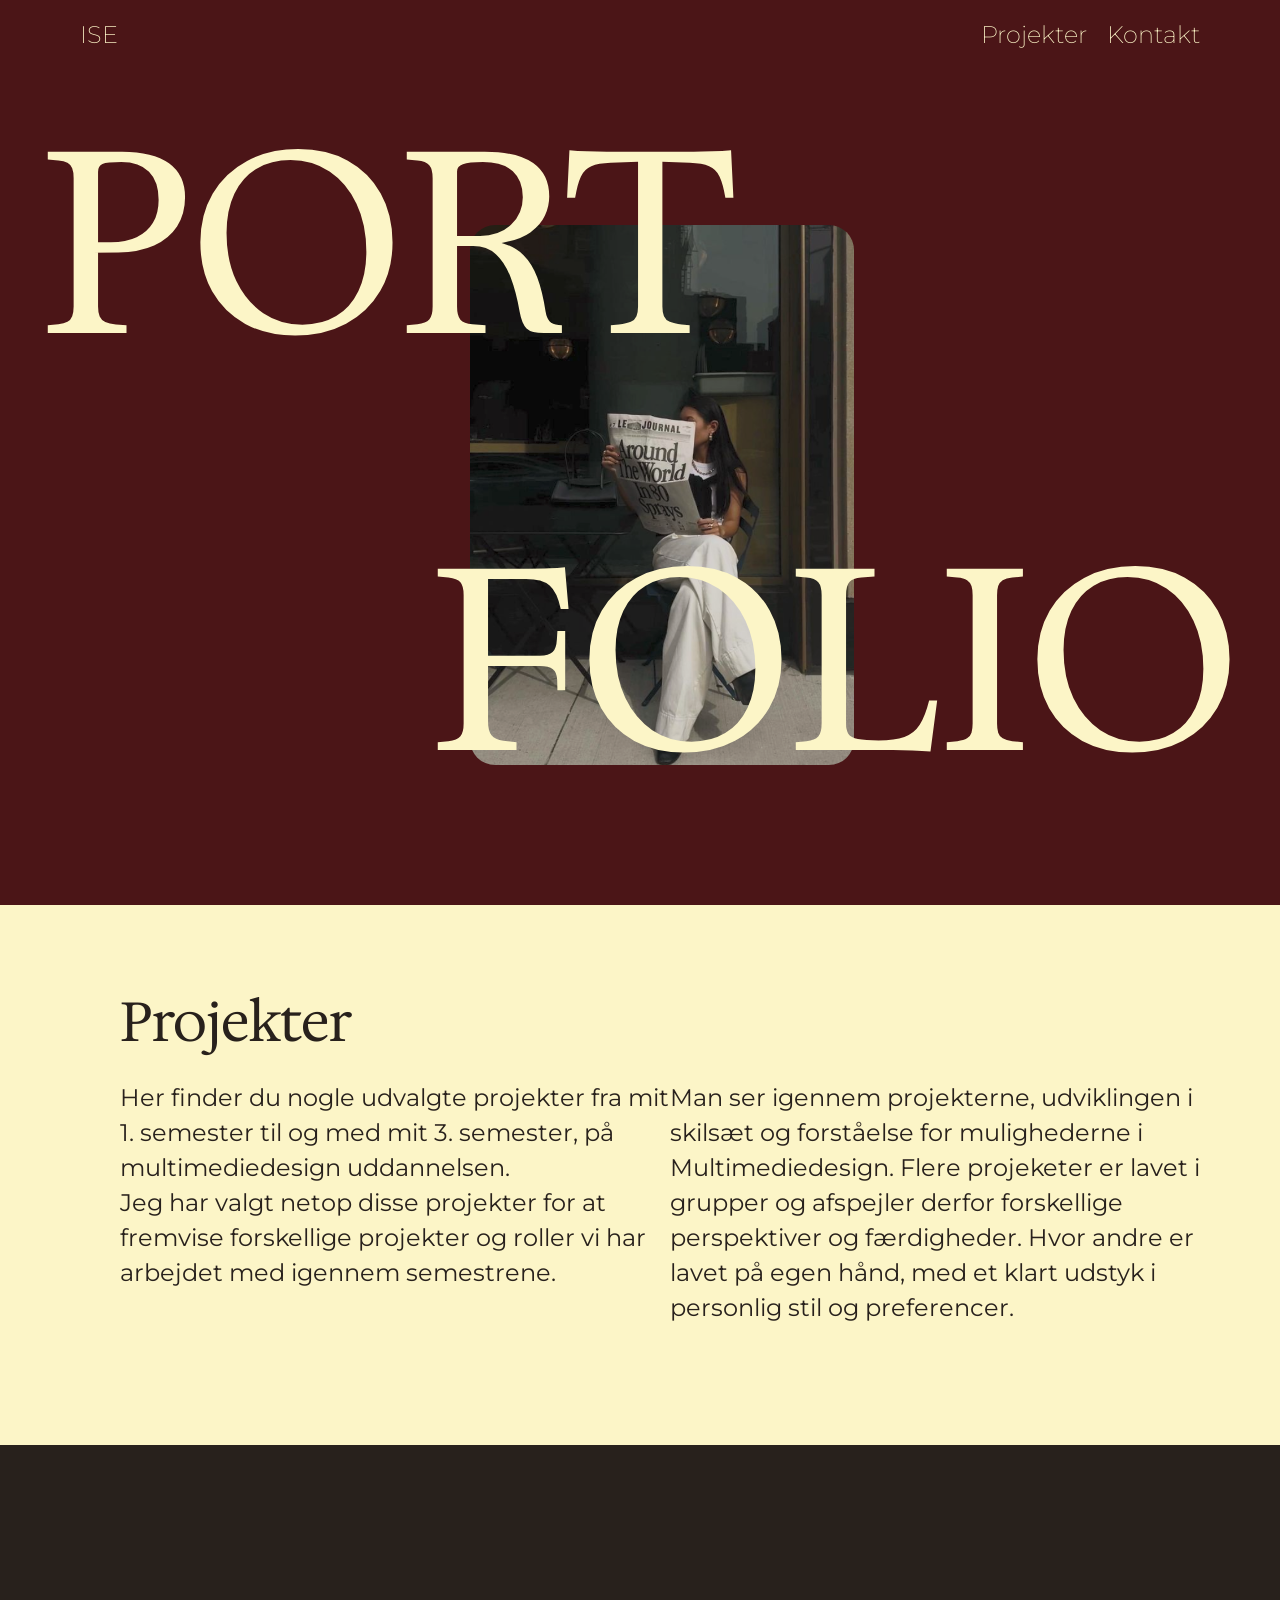
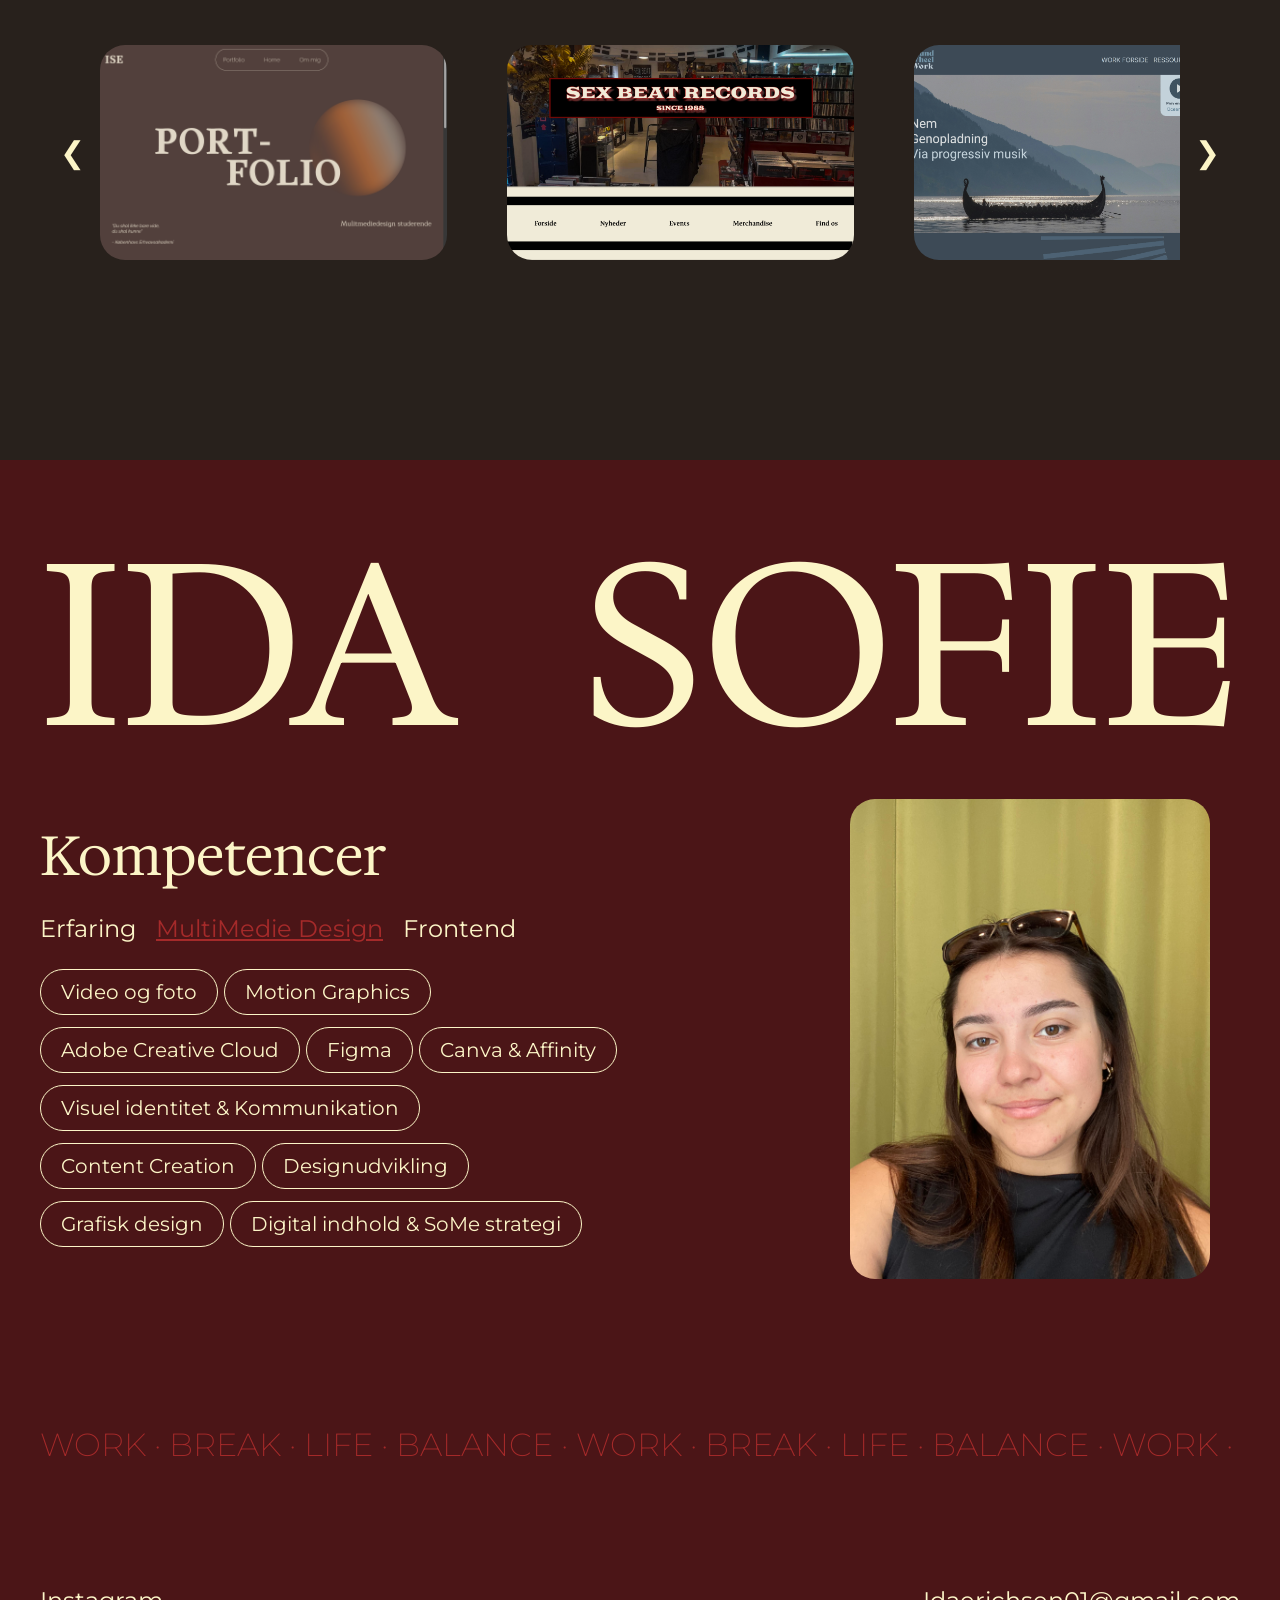
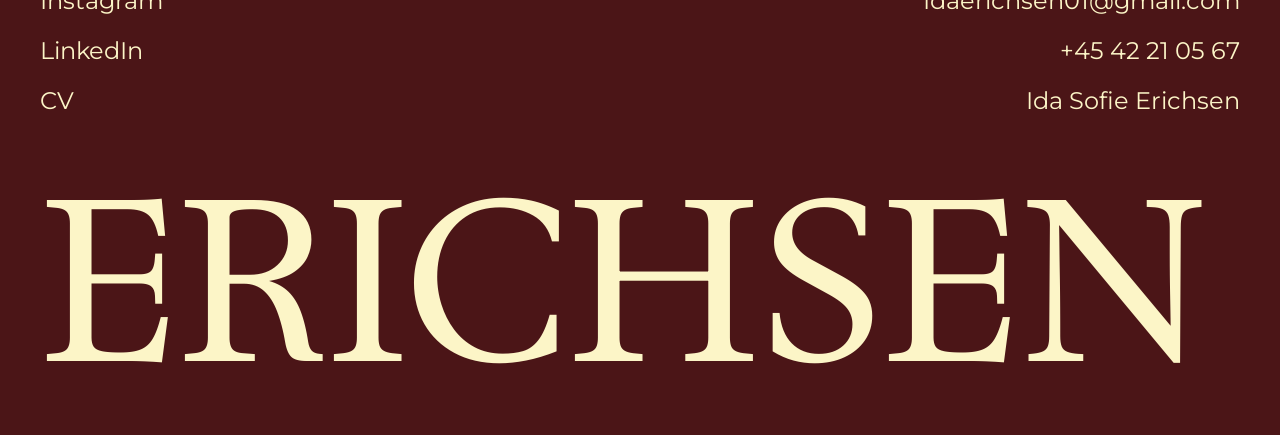
<file: index.html>
<!DOCTYPE html>
<html lang="en">

<head>
    <meta charset="UTF-8">
    <meta name="viewport" content="width=device-width, initial-scale=1.0">
    <link rel="stylesheet" href="style.css">
    <link rel="stylesheet" href="layout.css">
    <link rel="preconnect" href="https://fonts.googleapis.com">
    <link rel="preconnect" href="https://fonts.gstatic.com" crossorigin>
    <link
        href="https://fonts.googleapis.com/css2?family=Alkalami&family=Hedvig+Letters+Serif:opsz@12..24&family=Maitree:wght@200;300;400;500;600;700&family=Questrial&family=Raleway:ital,wght@0,100..900;1,100..900&display=swap"
        rel="stylesheet">
    <link rel="preconnect" href="https://fonts.googleapis.com">
    <link rel="preconnect" href="https://fonts.gstatic.com" crossorigin>
    <link
        href="https://fonts.googleapis.com/css2?family=Alkalami&family=Hedvig+Letters+Serif:opsz@12..24&family=Maitree:wght@200;300;400;500;600;700&family=Montserrat:ital,wght@0,100..900;1,100..900&family=Questrial&family=Raleway:ital,wght@0,100..900;1,100..900&display=swap"
        rel="stylesheet">
    <title>Portfolio
    </title>
</head>

<body>
    <header>
        <div class="menu">
            <a href="index.html"> ISE</a>
            <nav class="navbar">
                <a href="#section_2">Projekter</a>
                <a href="#section_5">Kontakt</a>
            </nav>
        </div>
    </header>

    <main>
        <section id="section_1">
            <div>
                <h1 id="port">PORT</h1>
                <div id="højre">
                    <h1 id="folio"> FOLIO</h1>
                </div>
                <img id="img1" src="img/avis.png" alt="">
            </div>


        </section>


        <section id="section_2" class="full-bleed">
            <div class="pargraf">
                <h2>Projekter</h2>
                <div class="grid
            ">
                    <div>
                        <p>Her finder du nogle udvalgte projekter fra mit 1. semester til og med mit 3. semester, på
                            multimediedesign uddannelsen. <br>
                            Jeg har valgt netop disse projekter for at fremvise forskellige projekter og roller vi har
                            arbejdet med igennem semestrene. <br>
                        </p>
                    </div>
                    <div>
                        <p>Man ser igennem projekterne, udviklingen i skilsæt og forståelse for mulighederne i
                            Multimediedesign. Flere projeketer er lavet i grupper og afspejler derfor forskellige
                            perspektiver og færdigheder. Hvor andre er lavet på egen hånd, med et klart udstyk i
                            personlig
                            stil og preferencer. </p>
                    </div>
                </div>
            </div>

        </section>

        <section id="section_3" class="full-bleed">

            <button class="arrow left">&#10094;</button>

            <div class="carousel">
                <div class="carousel-track">

                    <!-- SLIDE 1 -->

                    <div class="slide">

                        <div class="overlay_container">
                            <img src="img/pforside.png" alt="Portfolio" class="overImg">
                            <div class="overlay">
                                <p class="styling">Portfolio</p>
                                <a class="styling" href="https://portfolioisekea.netlify.app/">Se mere</a>

                            </div>
                        </div>
                        <div class="overlay_container">
                            <img src="img/sfordie.png" alt="Sex Beat Records" class="overImg">
                            <div class="overlay">
                                <p class="styling">Sex Beat Records</p>
                                <a class="styling" href="">Se mere</a>

                            </div>
                        </div>

                        <div class="overlay_container">
                            <img src="img/wforside.png" alt="Soundwheel" class="overImg">
                            <div class="overlay">
                                <p class="styling">Dankort</p>
                                <a class="styling" href="https://soundwheel-gr2.netlify.app/">Se mere</a>

                            </div>
                        </div>

                    </div>

                    <!-- SLIDE 2 -->
                    <div class="slide">
                        <div class="overlay_container">
                            <img src="img/todoliste.png" alt="Todo liste" class="overImg">

                            <div class="overlay">
                                <p class="styling">Todo List</p>
                                <a class="styling" href="https://todolistobg.netlify.app/">Se mere</a>

                            </div>
                        </div>
                        <div class="overlay_container">
                            <img src="img/crtvfor.png" alt="Creative Escape" class="overImg">
                            <div class="overlay">
                                <p class="styling">Creative Escape</p>
                                <a class="styling" href="https://crtvesopgave.netlify.app/">Se mere</a>
                            </div>
                        </div>


                        <div class="overlay_container">
                            <img src="img/dforside.png" alt="Dankort projekt" class="overImg">
                            <div class="overlay">
                                <p class="styling">Dankort</p>
                                <a class="styling" href="https://dankort.netlify.app/">Se mere</a>
                            </div>
                        </div>
                    </div>

                    <!-- SLIDE 3 -->
                    <div class="slide">

                        <div class="overlay_container">
                            <img src="img/emnesiteforside.png" alt="emnesite" class="overImg">
                            <div class="overlay">
                                <p class="styling">Emne site</p>
                                <a class="styling" href=""">Se mere</a>

                            </div>
                        </div>
                    </div>

                </div>
            </div>

            <button class=" arrow right">&#10095;</button>

        </section>

        <section id="section_4">
            <div class="navne">
                <h1 class="navn">IDA </h1>
                <h1 class="navn">SOFIE</h1>
            </div>
            <div class="section_4">
                <div class="kompetencerUl">
                    <h2>Kompetencer</h2>
                    <div class="navigLi">
                        <p data-filter="erfaring">Erfaring</p>
                        <p data-filter="mmd">MultiMedie Design</p>
                        <p data-filter="frontend">Frontend</p>
                    </div>

                    <div class="kompetenceknapper">
                        <div class="mmd">
                            <p>Video og foto</p>
                            <p>Motion Graphics</p>
                            <p>Adobe Creative Cloud</p>
                            <p>Figma</p>
                            <p>Canva & Affinity</p>
                            <p>Visuel identitet & Kommunikation</p>
                            <p>Content Creation</p>
                            <p>Designudvikling</p>
                            <p>Grafisk design</p>
                            <p>Digital indhold & SoMe strategi</p>

                        </div>

                        <div class="frontend">
                            <p>Astro</p>
                            <p>Vanilla Javascript</p>
                            <p>Next.js</p>
                            <p>HTML & CSS</p>
                            <p>React</p>
                            <p>Tailwind CSS</p>
                            <p>Github</p>
                        </div>

                        <div class="erfaring">
                            <p>Ledelse</p>
                            <p>Kunde & serviceforståelse</p>
                            <p>Organisering & eventplanlægning</p>
                            <p>Samarbejde & selvstændighed</p>
                        </div>

                    </div>
                </div>
                <div>
                    <img class="img3" src="img/idabillede.JPEG" alt="">
                </div>
            </div>

            <div id="video">
                <div class="karussel-container ">
                    <div class="karussel-wrapper">
                        <div class="karussel-text">WORK · BREAK · LIFE · BALANCE · WORK · BREAK · LIFE · BALANCE · WORK
                            ·
                            BREAK · LIFE ·
                            BALANCE · WORK · BREAK · LIFE · BALANCE · WORK · BREAK · LIFE · BALANCE</div>
                    </div>
                </div>
            </div>

        </section>
        <section id="section_5">

            <div>
                <p>Instagram</p>
                <p>LinkedIn</p>
                <p>CV</p>
            </div>
            <div class="kontakt">
                <p>Idaerichsen01@gmail.com</p>
                <p>+45 42 21 05 67</p>
                <p>Ida Sofie Erichsen</p>
            </div>

        </section>
        <h1 id="efternavn">ERICHSEN
        </h1>

    </main>



</body>

<script src="js.js"></script>

</html>
</file>
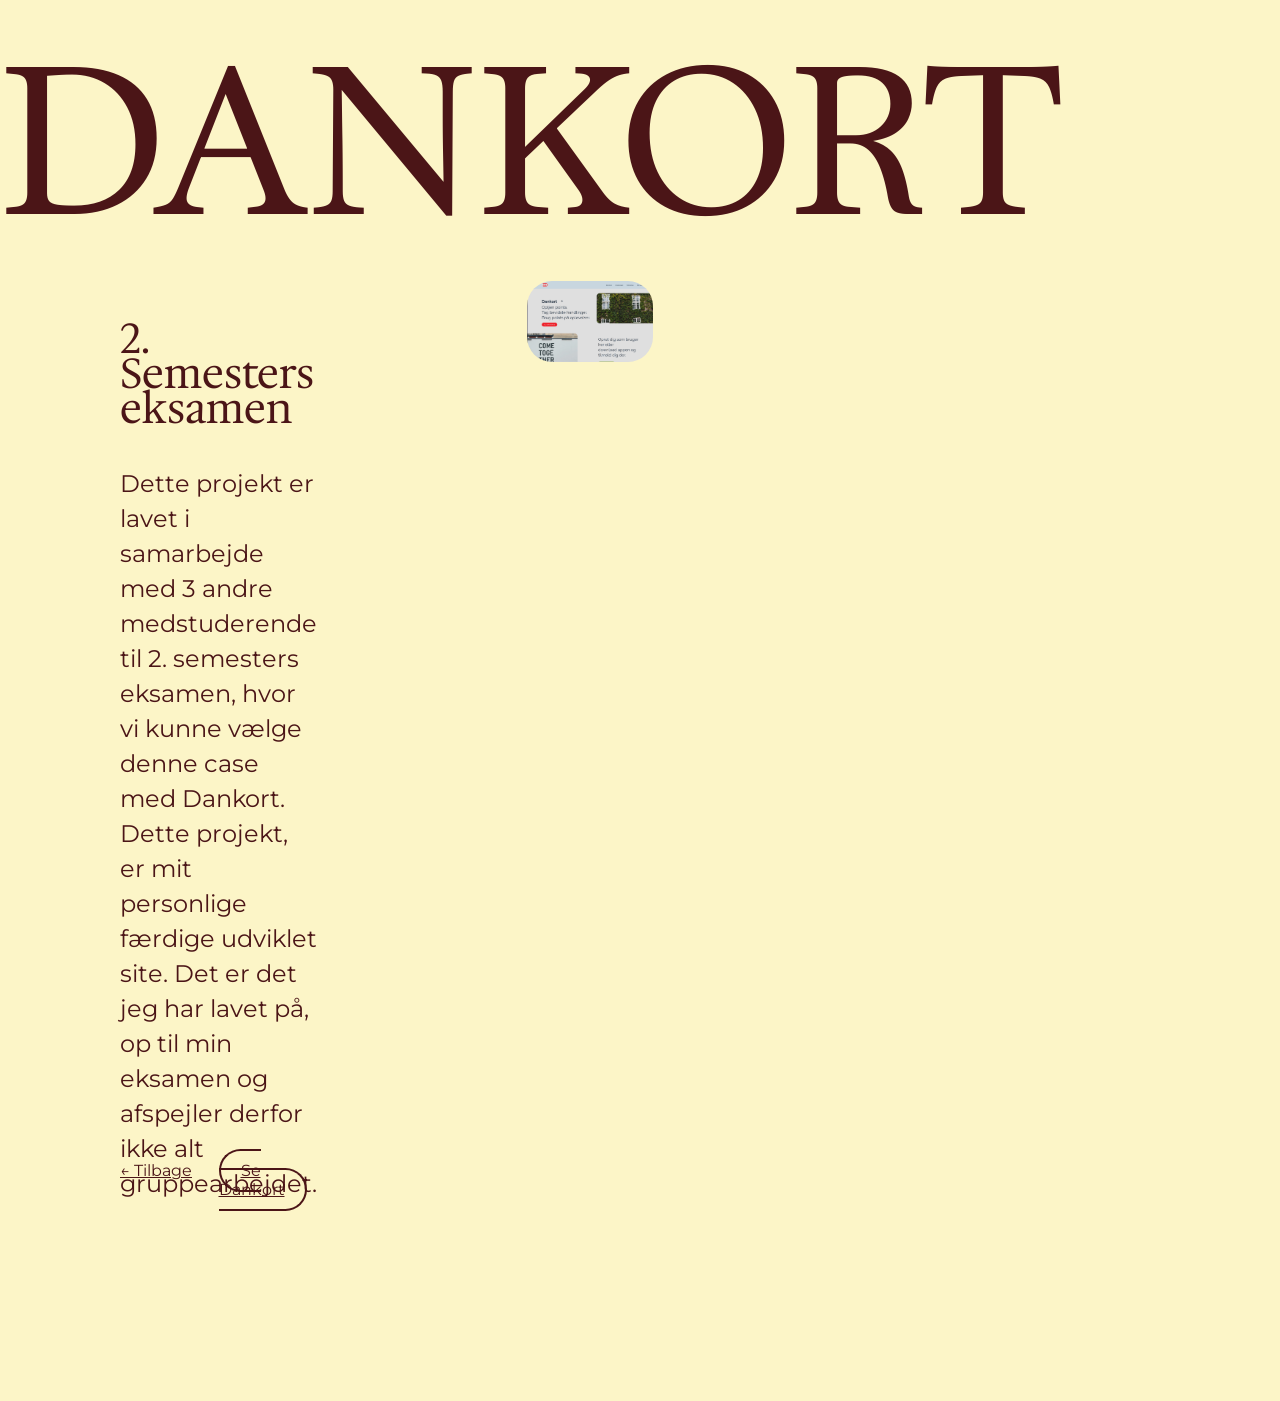
<file: DanProj.html>
<!DOCTYPE html>
<html lang="en">

<head>
    <meta charset="UTF-8">
    <meta name="viewport" content="width=device-width, initial-scale=1.0">
    <link rel="stylesheet" href="style.css">
    <link rel="stylesheet" href="layout.css">
    <link rel="preconnect" href="https://fonts.googleapis.com">
    <link rel="preconnect" href="https://fonts.gstatic.com" crossorigin>
    <link
        href="https://fonts.googleapis.com/css2?family=Alkalami&family=Hedvig+Letters+Serif:opsz@12..24&family=Maitree:wght@200;300;400;500;600;700&family=Questrial&family=Raleway:ital,wght@0,100..900;1,100..900&display=swap"
        rel="stylesheet">
    <link rel="preconnect" href="https://fonts.googleapis.com">
    <link rel="preconnect" href="https://fonts.gstatic.com" crossorigin>
    <link
        href="https://fonts.googleapis.com/css2?family=Alkalami&family=Hedvig+Letters+Serif:opsz@12..24&family=Maitree:wght@200;300;400;500;600;700&family=Montserrat:ital,wght@0,100..900;1,100..900&family=Questrial&family=Raleway:ital,wght@0,100..900;1,100..900&display=swap"
        rel="stylesheet">
    <title>Portfolio
    </title>
</head>

<body class="projektmain">
    <div>
        <h1>DANKORT</h1>

        <div class="section-2">
            <div>
                <h2>2. Semesters eksamen</h2>
                <p>Dette projekt er lavet i samarbejde med 3 andre medstuderende til 2. semesters eksamen, hvor vi kunne
                    vælge
                    denne case med Dankort.
                    <br> Dette projekt, er mit personlige færdige udviklet site. Det er det jeg har lavet på, op til min
                    eksamen og afspejler derfor ikke alt gruppearbejdet.
                </p>
            </div>

            <img class="img3" src="img/dforside.png" alt="Dankort projekt forside">
            <div class="grid_1-1">
                <a href="index.html"> <span>&#8592;</span> Tilbage</a>
                <div>
                    <a class="seProjekt" href="https://dankort.netlify.app/"> Se Dankort</a>
                </div>
            </div>
        </div>
    </div>

    <script src="js.js"></script>
</body>



</html>
</file>
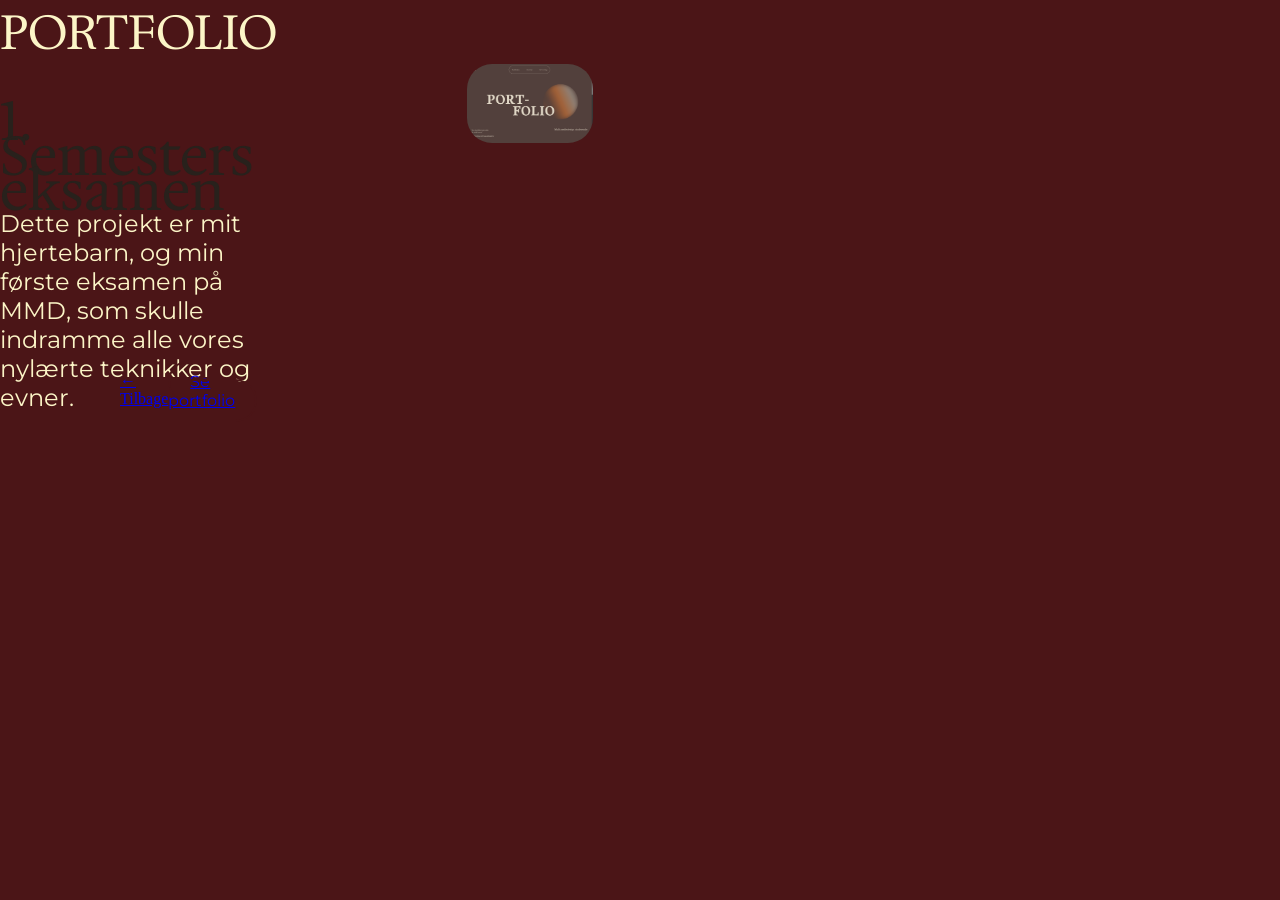
<file: Port.html>
<!DOCTYPE html>
<html lang="en">

<head>
    <meta charset="UTF-8">
    <meta name="viewport" content="width=device-width, initial-scale=1.0">
    <link rel="stylesheet" href="style.css">
    <link rel="stylesheet" href="layout.css">
    <link rel="preconnect" href="https://fonts.googleapis.com">
    <link rel="preconnect" href="https://fonts.gstatic.com" crossorigin>
    <link
        href="https://fonts.googleapis.com/css2?family=Alkalami&family=Hedvig+Letters+Serif:opsz@12..24&family=Maitree:wght@200;300;400;500;600;700&family=Questrial&family=Raleway:ital,wght@0,100..900;1,100..900&display=swap"
        rel="stylesheet">
    <link rel="preconnect" href="https://fonts.googleapis.com">
    <link rel="preconnect" href="https://fonts.gstatic.com" crossorigin>
    <link
        href="https://fonts.googleapis.com/css2?family=Alkalami&family=Hedvig+Letters+Serif:opsz@12..24&family=Maitree:wght@200;300;400;500;600;700&family=Montserrat:ital,wght@0,100..900;1,100..900&family=Questrial&family=Raleway:ital,wght@0,100..900;1,100..900&display=swap"
        rel="stylesheet">
    <title>Portfolio
    </title>
</head>

<body>
    <div>
        <h1>PORTFOLIO</h1>

        <div class="section-2">
            <div>
                <h2>1. Semesters eksamen</h2>
                <p> Dette projekt er mit hjertebarn, og min første eksamen på MMD, som skulle indramme alle vores
                    nylærte teknikker og evner.
                </p>
            </div>

            <img class="img3" src="img/pforside.png" alt="portfolio projekt forside">
            <div class="grid_1-1">
                <a href="index.html"> <span>&#8592;</span> Tilbage</a>
                <div>
                    <a class="seProjekt" href="https://portfolioisekea.netlify.app/"> Se portfolio</a>
                </div>
            </div>
        </div>
    </div>

    <script src="js.js"></script>
</body>



</html>
</file>
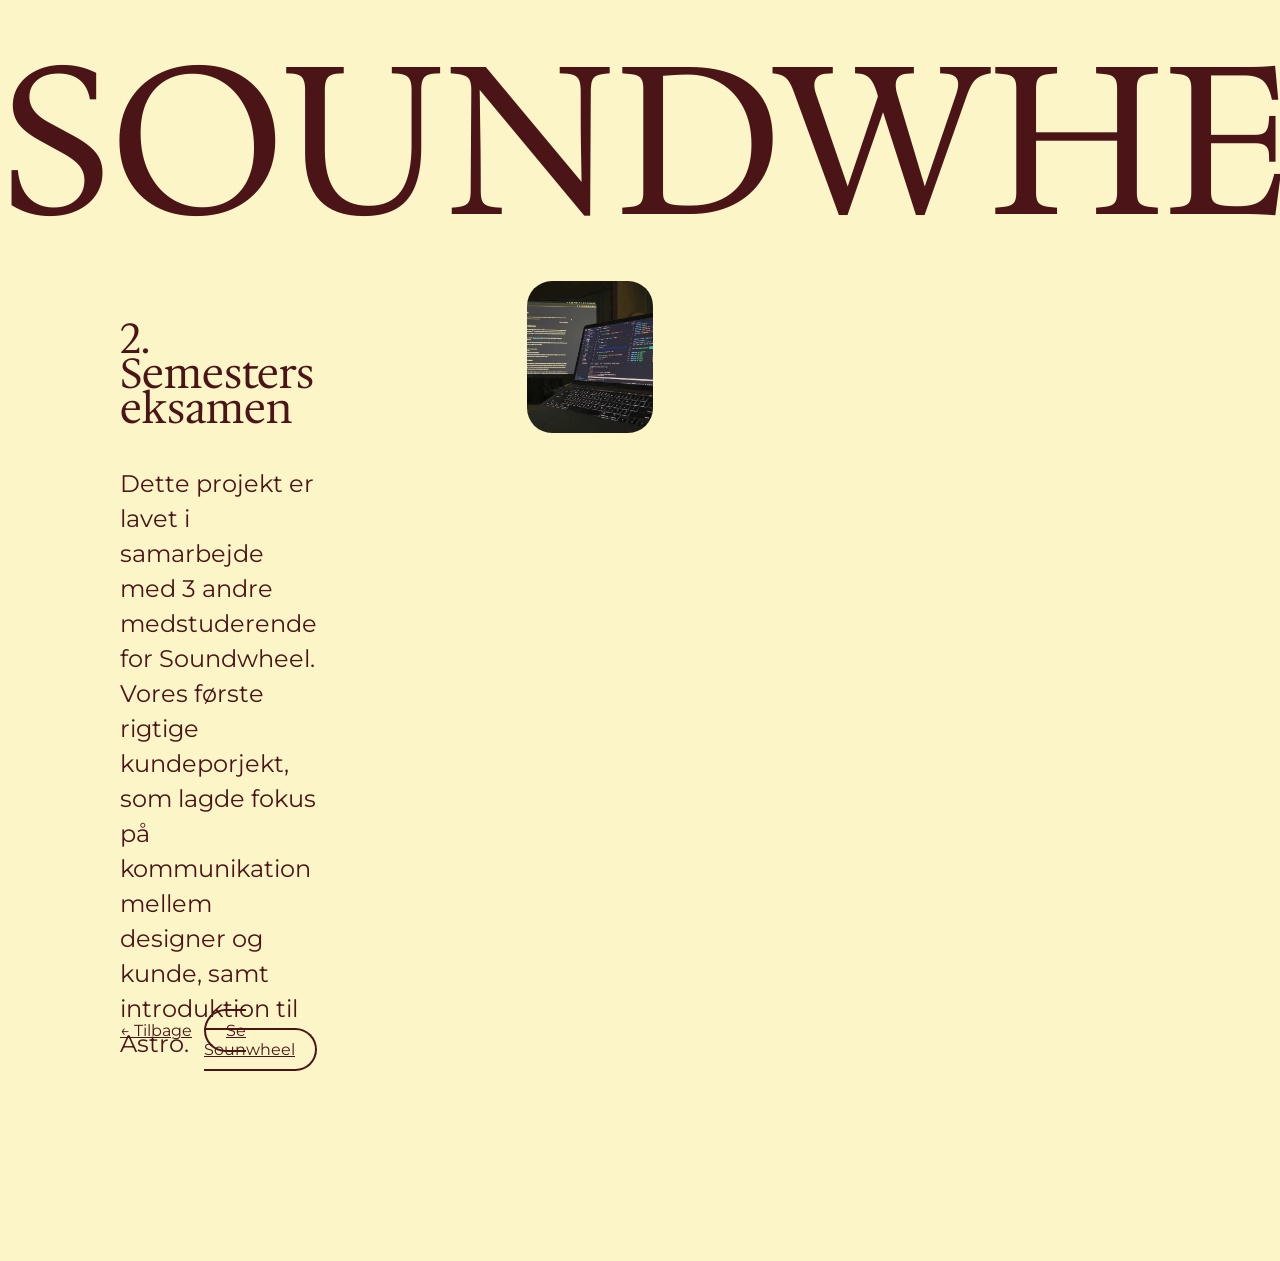
<file: SoundProj.html>
<!DOCTYPE html>
<html lang="en">

<head>
    <meta charset="UTF-8">
    <meta name="viewport" content="width=device-width, initial-scale=1.0">
    <link rel="stylesheet" href="style.css">
    <link rel="stylesheet" href="layout.css">
    <link rel="preconnect" href="https://fonts.googleapis.com">
    <link rel="preconnect" href="https://fonts.gstatic.com" crossorigin>
    <link
        href="https://fonts.googleapis.com/css2?family=Alkalami&family=Hedvig+Letters+Serif:opsz@12..24&family=Maitree:wght@200;300;400;500;600;700&family=Questrial&family=Raleway:ital,wght@0,100..900;1,100..900&display=swap"
        rel="stylesheet">
    <link rel="preconnect" href="https://fonts.googleapis.com">
    <link rel="preconnect" href="https://fonts.gstatic.com" crossorigin>
    <link
        href="https://fonts.googleapis.com/css2?family=Alkalami&family=Hedvig+Letters+Serif:opsz@12..24&family=Maitree:wght@200;300;400;500;600;700&family=Montserrat:ital,wght@0,100..900;1,100..900&family=Questrial&family=Raleway:ital,wght@0,100..900;1,100..900&display=swap"
        rel="stylesheet">
    <title>Portfolio
    </title>
</head>

<body class="projektmain">
    <div>
        <h1>SOUNDWHEEL</h1>

        <div class="section-2">
            <div>

                <h2>2. Semesters eksamen</h2>
                <p>Dette projekt er lavet i samarbejde med 3 andre medstuderende for Soundwheel. Vores første rigtige
                    kundeporjekt, som lagde fokus på kommunikation mellem designer og kunde, samt introduktion til
                    Astro.
                </p>
            </div>

            <img class="img3" src="img/kode.png" alt="">
            <div class="grid_1-1">
                <a href="index.html"> <span>&#8592;</span> Tilbage</a>
                <div>
                    <a class="seProjekt" href="https://soundwheel-gr2.netlify.app/"> Se Sounwheel</a>
                </div>
            </div>
        </div>
    </div>


</body>

<script src="js.js"></script>

</html>
</file>
<file: style.css>
* {
  box-sizing: border-box;
  margin: 0;
  padding: 0;
}

.hedvig-letters-serif- {
  font-family: "Hedvig Letters Serif", serif;
  font-weight: 400;
  font-style: normal;
}

.montserrat {
  font-family: "Montserrat", sans-serif;
  font-weight: 400;
  font-style: normal;
}

:root {
  --color-main: #4b1517;
  --color-secondary: #fcf5c7;
  --color-third: #28211c;
}

body {
  --content-width: 1200px;
  --content: minmax(0, calc(var(--content-width) / 2));
  --margin: minmax(1rem, 1fr);

  display: grid;
  grid-template-columns:
    [full-bleed-start] var(--margin) [content-start] var(--content)
    [content-middle] var(--content)
    [content-end] var(--margin)
    [full-bleed-end];
  grid-template-rows: auto 1fr auto;

  min-height: 100svh;

  > header,
  > main,
  > footer {
    grid-column: full-bleed;

    display: grid;
    grid-template-columns: subgrid;

    > * {
      grid-column: content;
    }

    > .full-bleed {
      grid-column: full-bleed;

      display: grid;
      grid-template-columns: subgrid;

      > * {
        grid-column: content;
      }
    }
  }
}

@media (min-width: 1024px) {
  /**** menu ******/

  .menu {
    display: flex;
    justify-content: space-between;
    align-items: center;
    padding: 20px 40px;
    margin-bottom: 100px;
  }

  .navbar {
    display: flex;
    gap: 20px;
  }

  .menu a,
  .navbar a {
    font-family: "Montserrat", sans-serif;
    font-weight: 200;
    color: var(--color-secondary);
    text-decoration: none;
    font-size: 24px;
  }

  .navbar a:hover {
    color: brown;
    text-decoration: underline solid brown 2px;
  }

  /************ MAIN *************/

  body {
    background-color: var(--color-main);
    .container {
      max-width: 1000px;
      margin: 0 auto;
      padding: 0 20px;
    }
  }

  h1 {
    font-family: "Hedvig Letters Serif", serif;
    font-size: 3rem;
    color: var(--color-secondary);
  }

  h2 {
    font-family: "Hedvig Letters Serif", serif;
    font-size: 55px;
    color: var(--color-secondary);
  }

  p {
    font-family: "Montserrat", sans-serif;
    font-size: 24px;
    color: var(--color-secondary);
  }

  #img1 {
    width: 30%;
    height: 60vh;
    position: absolute;
    top: 225px;
    left: 470px;
    border-radius: 25px;
    z-index: -1;
  }

  #port {
    font-size: 259px;
    margin-bottom: 70px;
    margin-top: -100px;
  }

  #folio {
    font-size: 259px;
    justify-content: end;
  }

  #højre {
    width: 100%;
    display: flex;
    justify-content: flex-end;
  }

  #video {
    display: flex;
    justify-content: center;
    align-items: center;
    position: relative;
  }

  .karussel-container {
    position: relative;
    width: 100%;
    overflow: hidden;
    padding: 2rem 0;
  }

  .karussel-wrapper {
    display: flex;
    flex-direction: row;
    width: max-content;
  }

  .karussel-text {
    display: inline-block;
    white-space: nowrap;
    animation: karussel 30s linear infinite;
    font-size: 2rem;
    color: brown;
    font-family: "Montserrat", sans-serif;
    font-weight: 200;
    margin: 40px 0 40px 0;
  }

  @keyframes karussel {
    0% {
      transform: translateX(0);
    }
    100% {
      transform: translateX(-50%);
    } /* Hvis du har duplikeret teksten */
  }

  #section_1 {
    margin-bottom: 72px;
  }

  /*** SECTION 2 ***/

  #section_2 {
    background-color: var(--color-secondary);
  }
  .pargraf {
    margin: 60px 60px 120px 120px;
  }

  .grid {
    display: grid;
    grid-template-columns: 1fr 1fr;
  }

  .pargraf p,
  h2 {
    margin-top: 40px;
    line-height: 35px;
    color: var(--color-third);
  }

  /******* SECTION 3 *******/

  #section_3 {
    background-color: var(--color-third);
    padding: 200px 100px 200px 100px;
    display: flex;
    align-items: center;
    justify-content: space-between;
    position: relative;
  }

  /****** OVERLAY ********/

  .overlay_container {
    position: relative;
  }

  .overImg {
    display: block;
    width: 100%;
    height: auto;
  }

  /* The overlay effect - lays on top of the container and over the image */
  .overlay {
    position: absolute;
    bottom: 0;
    background: var(--color-secondary);
    width: 100%;
    transition: 0.5s ease;
    opacity: 0;
    color: var(--color-main);
    font-size: 20px;
    padding: 20px;
    text-align: center;
    border-radius: 0px 0px 25px 25px;
    display: flex;
    justify-content: space-between;
  }

  /* When you mouse over the container, fade in the overlay title */
  .overlay_container:hover .overlay {
    opacity: 1;
  }

  .overlay_container .styling {
    color: var(--color-main);
    font-size: 20px;
    font-family: "Montserrat", sans-serif;
  }
  .styling:last-child:hover {
    color: brown;
    text-decoration: underline solid;
    font-family: "Montserrat", sans-serif;
  }

  /***** CAROUSEL ****/

  .carousel {
    overflow: hidden;
    width: 100%;
  }

  .carousel-track {
    display: flex;
    transition: transform 0.6s ease;
  }

  /* Hver slide fylder 100% */
  .slide {
    min-width: 100%;
    display: grid;
    grid-template-columns: repeat(3, 1fr);
    gap: 60px;
    position: relative;
  }

  /* Billeder fylder deres grid celle */
  .slide img {
    width: 347px;
    height: 215px;
    object-fit: cover;
    border-radius: 25px;
  }

  .arrow {
    background: none;
    border: none;
    font-size: 30px;
    color: var(--color-secondary);
    cursor: pointer;
    z-index: 3;
    margin: -40px;
  }

  /****** SECTION 4 ******/

  #section_4 {
    margin-bottom: 40px;
  }

  .img3 {
    width: 60%;
    height: auto;
    margin-left: 210px;
    display: block;
    border-radius: 25px;
  }

  .kompetencerUl h2 {
    color: var(--color-secondary);
    margin-bottom: 40px;
  }

  /* Skjul alle grupper som udgangspunkt */
  .kompetenceknapper {
    position: relative;
  }

  .kompetenceknapper > div {
    opacity: 0;
    pointer-events: none;
    position: absolute;
    transition: opacity 0.4s ease;
  }

  .kompetenceknapper > div.active {
    opacity: 1;
    pointer-events: auto;
    position: relative;
  }

  /* Aktiv knap styling */
  .navigLi p.active {
    text-decoration: underline;
    color: brown;
    transition: 0.3s ease;
  }

  /* Gør navigationsknapper klikbare */

  .navigLi {
    display: flex;
    flex-direction: row;
    gap: 20px;
    margin-block: 20px;

    p:hover {
      color: brown;
      cursor: pointer;
      text-decoration: underline solid brown 2px;
    }
  }

  .kompetenceknapper {
    margin-top: 20px;
    margin-bottom: 100px;

    p {
      border: solid 1px var(--color-secondary);
      border-radius: 50px;
      padding: 10px 20px 10px 20px;
      font-family: "Montserrat", sans-serif;
      display: inline-block;
      margin: 6px 2px 6px 0px;
      font-size: 20px;
    }
  }
  .navne {
    display: flex;
    justify-content: space-between;
    margin-top: 30px;
  }
  .navn {
    font-family: "Hedvig Letters Serif", serif;
    color: var(--color-secondary);
    font-size: 230px;
  }

  /****** SECTION 5 *******/

  #section_5 {
    display: grid;
    grid-template-columns: 1fr 1fr;
    line-height: 50px;
  }

  #efternavn {
    font-family: "Hedvig Letters Serif", serif;
    color: var(--color-secondary);
    font-size: 230px;
  }

  .kontakt {
    display: flex;
    flex-direction: column;
    align-items: flex-end;
    text-align: right;
  }

  /********************************* PROJEKT SIDER ***************************************************************/

  /* Dankort */
  .projektmain {
    background-color: var(--color-secondary);
  }

  .projektmain h1 {
    font-size: 210px;
    color: var(--color-main);
  }

  .projektmain h2 {
    color: var(--color-main);
    padding-left: 120px;
    font-size: 42px;
  }

  .projektmain p {
    margin-top: 40px;
    line-height: 35px;
    padding-left: 120px;
    color: var(--color-main);
    font-family: "Montserrat", sans-serif;
  }

  .projektmain a {
    color: var(--color-main);
    font-family: "Montserrat", sans-serif;
  }

  .projektmain a:hover {
    color: brown;
    font-family: "Montserrat", sans-serif;
  }

  .seProjekt {
    border-style: solid;
    border-color: var(--color-main);
    border-radius: 50px;
    border-width: 2px;
    padding: 10px 20px 10px 20px;
    font-family: "Montserrat", sans-serif;
  }

  .seProjekt:hover {
    color: brown;
    border-color: brown;
  }

  .grid_1-1 {
    margin-top: -40px;
    padding-left: 120px;
    display: grid;
    grid-template-columns: 1fr 1fr;
  }

  .section-2 {
    display: grid;
    grid-template-columns: 1fr 1fr;
    position: relative;
    margin-bottom: 200px;
  }

  /* Soundwheel */
}
</file>
<file: layout.css>
#section_2 {
  display: grid;
  grid-template-columns: 1fr 1fr;
  position: relative;
}

.section_4 {
  display: grid;
  grid-template-columns: 1fr 1fr;
  position: relative;
}
</file>
